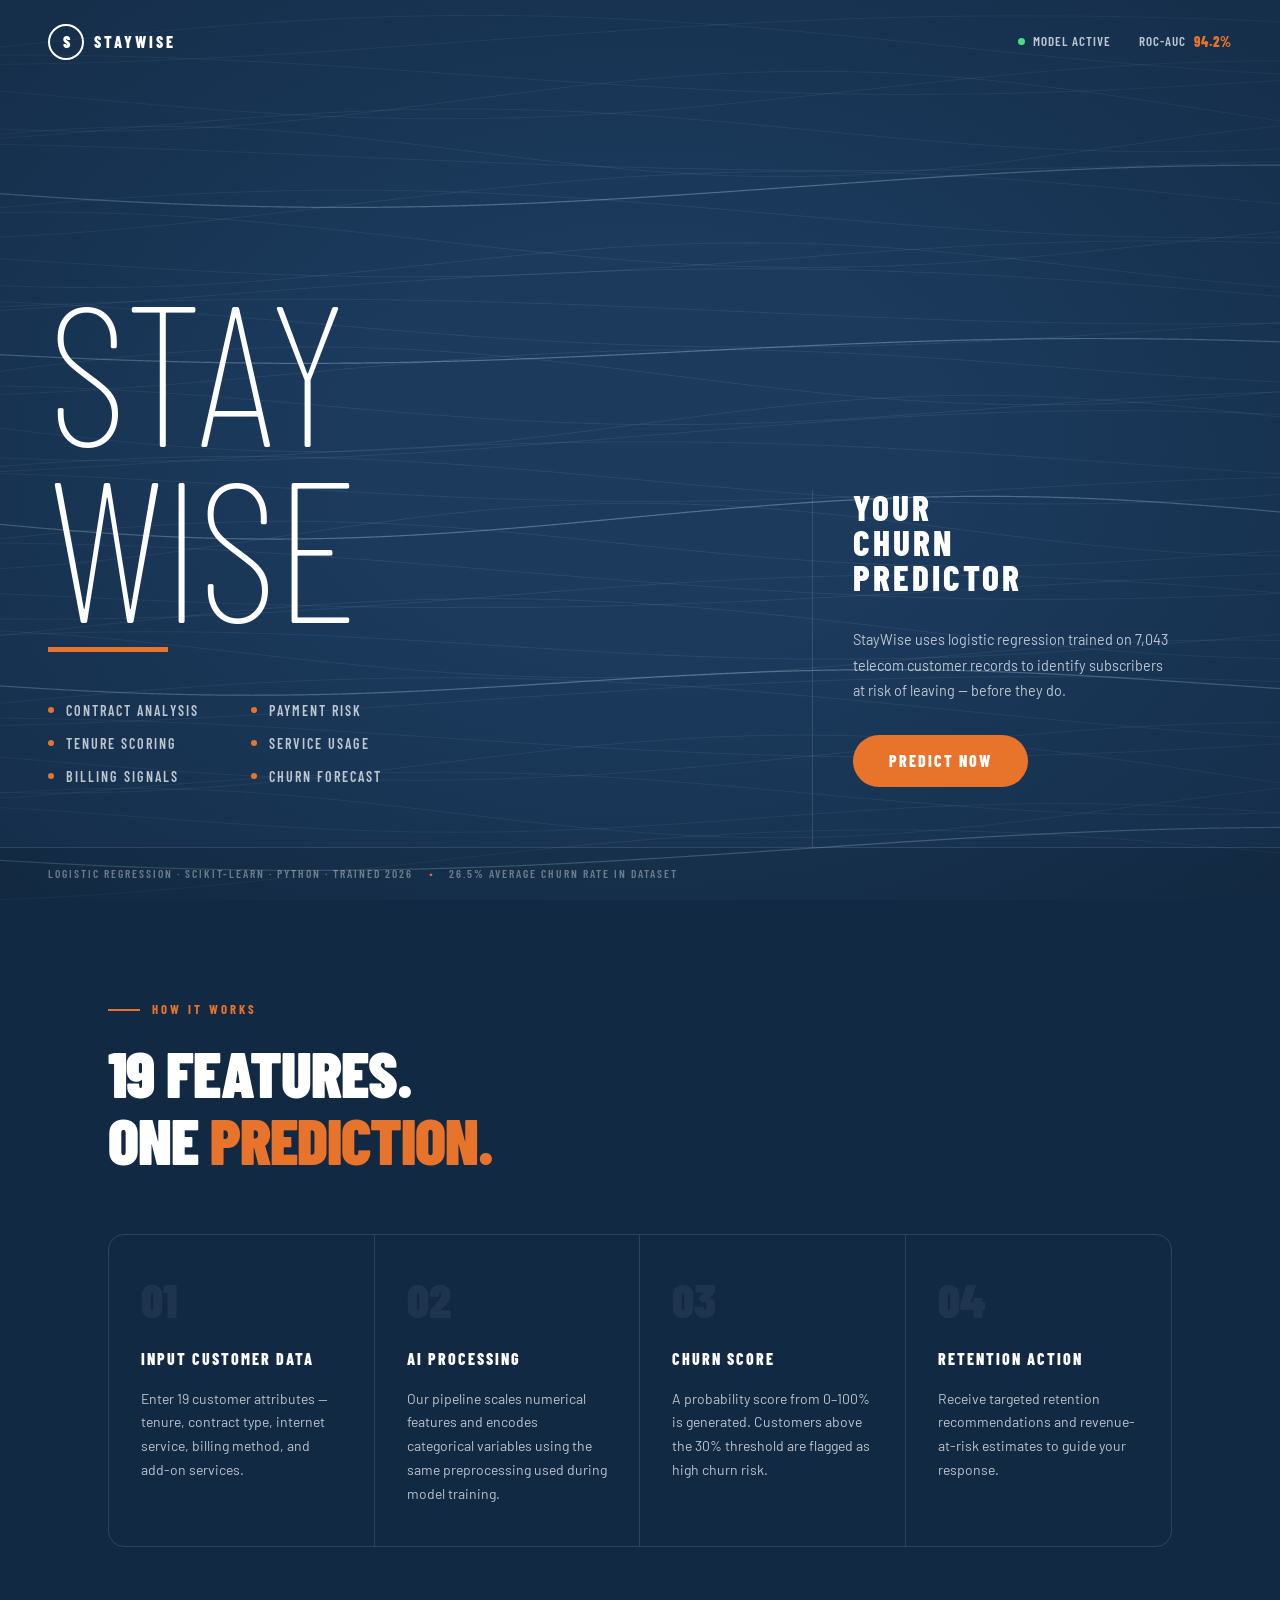
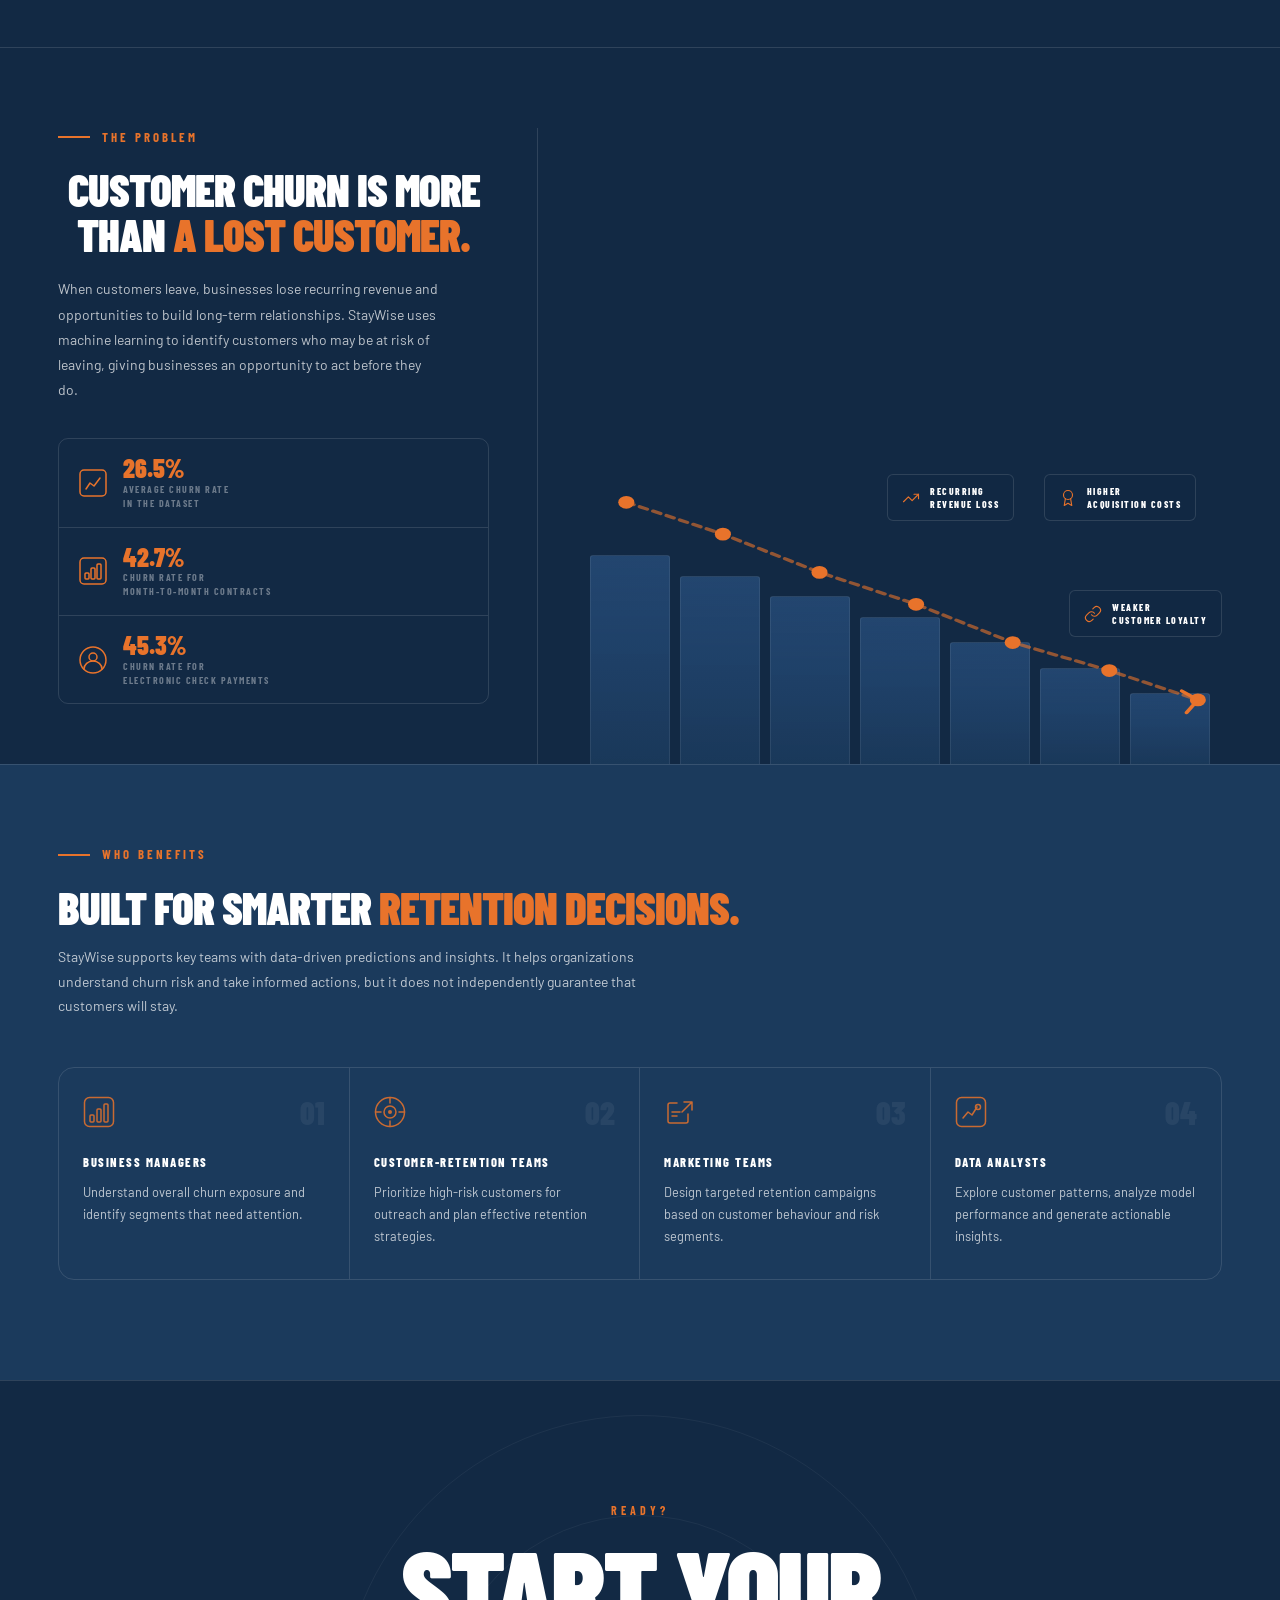
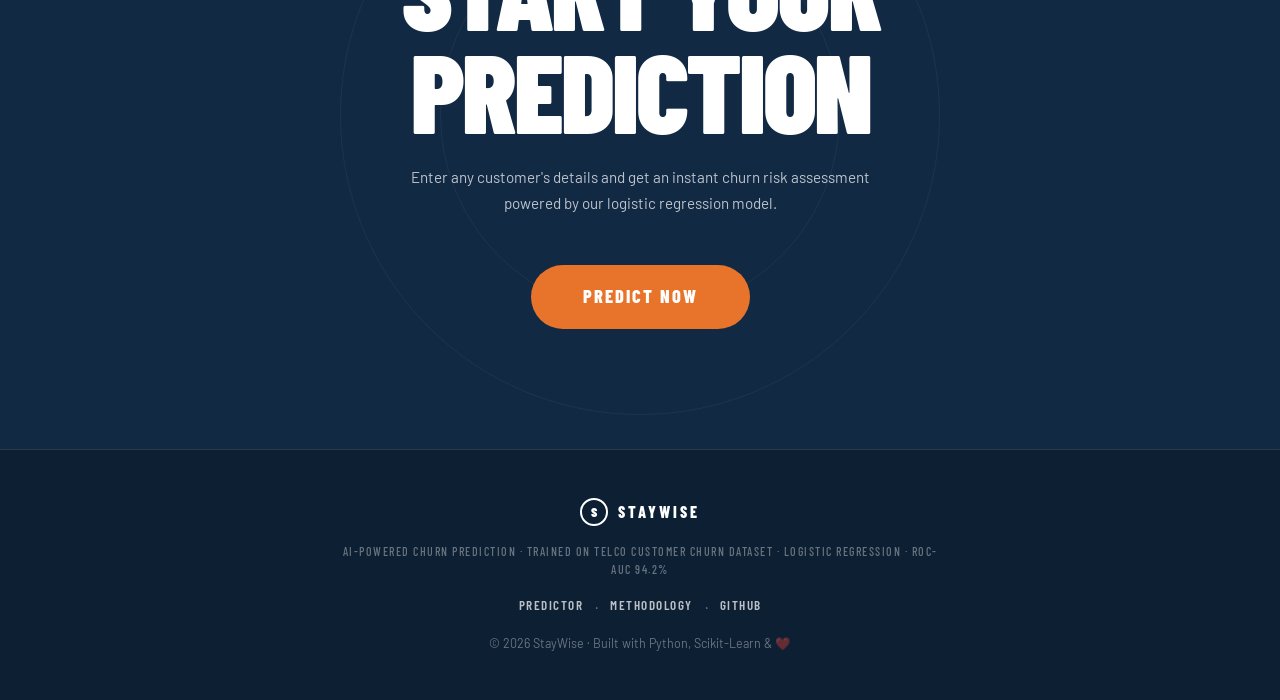
<file: frontend/index.html>
<!DOCTYPE html>
<html lang="en">
<head>
  <meta charset="UTF-8" />
  <meta name="viewport" content="width=device-width, initial-scale=1.0" />
  <meta name="description" content="StayWise — AI-powered customer churn prediction for telecom businesses. Know who's leaving before they go." />
  <title>StayWise — Churn Prediction</title>
  <link rel="preconnect" href="https://fonts.googleapis.com" />
  <link rel="preconnect" href="https://fonts.gstatic.com" crossorigin />
  <link href="https://fonts.googleapis.com/css2?family=Barlow+Condensed:wght@400;600;700;800;900&family=Barlow:wght@300;400;500;600&display=swap" rel="stylesheet" />
  <link rel="stylesheet" href="styles.css" />
</head>
<body>

  <!-- ========== HERO SECTION ========== -->
  <section class="hero">

    <!-- Grain contour canvas background -->
    <canvas class="hero-grain-canvas" id="hero-grain" aria-hidden="true"></canvas>

    <!-- Vignette overlay -->
    <div class="hero-vignette" id="hero-vignette" aria-hidden="true"></div>

    <!-- Top bar — brand only, no nav -->
    <div class="top-bar">
      <div class="brand-mark">
        <div class="brand-circle">
          <span>S</span>
        </div>
        <span class="brand-label">STAYWISE</span>
      </div>
      <div class="top-bar-right">
        <div class="model-stat">
          <span class="stat-dot"></span>
          <span>Model Active</span>
        </div>
        <div class="model-stat">
          <span>ROC-AUC</span>
          <span class="stat-highlight">94.2%</span>
        </div>
      </div>
    </div>

    <!-- Hero content -->
    <div class="hero-body">

      <!-- Left: Giant title -->
      <div class="hero-left">
        <div class="hero-title-wrap">
          <h1 class="hero-title" id="hero-title-pressure">
            <span class="title-line" id="tp-line-1" data-text="STAY"></span>
            <span class="title-line" id="tp-line-2" data-text="WISE"></span>
          </h1>
          <div class="title-underline"></div>
        </div>

        <!-- Feature bullets -->
        <div class="hero-features">
          <div class="feature-col">
            <div class="feature-item">
              <span class="bullet"></span>
              <span>CONTRACT ANALYSIS</span>
            </div>
            <div class="feature-item">
              <span class="bullet"></span>
              <span>TENURE SCORING</span>
            </div>
            <div class="feature-item">
              <span class="bullet"></span>
              <span>BILLING SIGNALS</span>
            </div>
          </div>
          <div class="feature-col">
            <div class="feature-item">
              <span class="bullet"></span>
              <span>PAYMENT RISK</span>
            </div>
            <div class="feature-item">
              <span class="bullet"></span>
              <span>SERVICE USAGE</span>
            </div>
            <div class="feature-item">
              <span class="bullet"></span>
              <span>CHURN FORECAST</span>
            </div>
          </div>
        </div>
      </div>

      <!-- Right: Tagline + description + CTA -->
      <div class="hero-right">
        <div class="hero-tagline">
          <p>YOUR</p>
          <p>CHURN</p>
          <p>PREDICTOR</p>
        </div>

        <p class="hero-desc">
          StayWise uses logistic regression trained on 7,043 telecom customer records to identify subscribers at risk of leaving — before they do.
        </p>

        <a href="predict.html" class="cta-btn" id="hero-predict-btn">
          PREDICT NOW
        </a>
      </div>
    </div>

    <!-- Bottom bar -->
    <div class="hero-bottom-bar">
      <span class="bottom-bar-text">LOGISTIC REGRESSION · SCIKIT-LEARN · PYTHON · TRAINED 2026</span>
      <span class="bottom-bar-separator">·</span>
      <span class="bottom-bar-text">26.5% AVERAGE CHURN RATE IN DATASET</span>
    </div>

  </section>

  <!-- ========== WHAT IT DOES SECTION ========== -->
  <section class="what-section">
    <div class="what-inner">

      <div class="what-header">
        <div class="section-tag-line">
          <div class="tag-dash"></div>
          <span>HOW IT WORKS</span>
        </div>
        <h2 class="what-title">
          19 Features.<br />One <em class="accent-text">Prediction.</em>
        </h2>
      </div>

      <div class="what-grid">
        <div class="what-card" id="card-input">
          <div class="card-number">01</div>
          <h3>INPUT CUSTOMER DATA</h3>
          <p>Enter 19 customer attributes — tenure, contract type, internet service, billing method, and add-on services.</p>
        </div>
        <div class="what-card" id="card-process">
          <div class="card-number">02</div>
          <h3>AI PROCESSING</h3>
          <p>Our pipeline scales numerical features and encodes categorical variables using the same preprocessing used during model training.</p>
        </div>
        <div class="what-card" id="card-score">
          <div class="card-number">03</div>
          <h3>CHURN SCORE</h3>
          <p>A probability score from 0–100% is generated. Customers above the 30% threshold are flagged as high churn risk.</p>
        </div>
        <div class="what-card" id="card-action">
          <div class="card-number">04</div>
          <h3>RETENTION ACTION</h3>
          <p>Receive targeted retention recommendations and revenue-at-risk estimates to guide your response.</p>
        </div>
      </div>

    </div>
  </section>

  <!-- ========== THE PROBLEM SECTION ========== -->
  <section class="problem-section">
    <div class="problem-inner">

      <!-- Left col: text + stats -->
      <div class="problem-left">
        <div class="section-tag-line">
          <div class="tag-dash"></div>
          <span>THE PROBLEM</span>
        </div>
        <h2 align= 'center' class="problem-title">
          CUSTOMER CHURN IS MORE<br />THAN <em class="accent-text">A LOST CUSTOMER.</em>
        </h2>
        <p class="problem-desc">
          When customers leave, businesses lose recurring revenue and opportunities to build long-term relationships. StayWise uses machine learning to identify customers who may be at risk of leaving, giving businesses an opportunity to act before they do.
        </p>
        <div class="problem-stats">
          <div class="prob-stat">
            <div class="prob-stat-icon" aria-hidden="true">
              <svg width="28" height="28" viewBox="0 0 28 28" fill="none" xmlns="http://www.w3.org/2000/svg">
                <rect x="1" y="1" width="26" height="26" rx="4" stroke="currentColor" stroke-width="1.5"/>
                <path d="M7 20L11 14L15 17L21 9" stroke="currentColor" stroke-width="1.5" stroke-linecap="round" stroke-linejoin="round"/>
              </svg>
            </div>
            <div>
              <div class="prob-stat-num">26.5%</div>
              <div class="prob-stat-label">AVERAGE CHURN RATE<br />IN THE DATASET</div>
            </div>
          </div>
          <div class="prob-stat">
            <div class="prob-stat-icon" aria-hidden="true">
              <svg width="28" height="28" viewBox="0 0 28 28" fill="none" xmlns="http://www.w3.org/2000/svg">
                <rect x="1" y="1" width="26" height="26" rx="4" stroke="currentColor" stroke-width="1.5"/>
                <rect x="6" y="16" width="4" height="6" rx="1" stroke="currentColor" stroke-width="1.5"/>
                <rect x="12" y="11" width="4" height="11" rx="1" stroke="currentColor" stroke-width="1.5"/>
                <rect x="18" y="7" width="4" height="15" rx="1" stroke="currentColor" stroke-width="1.5"/>
              </svg>
            </div>
            <div>
              <div class="prob-stat-num">42.7%</div>
              <div class="prob-stat-label">CHURN RATE FOR<br />MONTH-TO-MONTH CONTRACTS</div>
            </div>
          </div>
          <div class="prob-stat">
            <div class="prob-stat-icon" aria-hidden="true">
              <svg width="28" height="28" viewBox="0 0 28 28" fill="none" xmlns="http://www.w3.org/2000/svg">
                <circle cx="14" cy="14" r="13" stroke="currentColor" stroke-width="1.5"/>
                <circle cx="14" cy="11" r="4" stroke="currentColor" stroke-width="1.5"/>
                <path d="M5 23c0-4.418 4.03-8 9-8s9 3.582 9 8" stroke="currentColor" stroke-width="1.5" stroke-linecap="round"/>
              </svg>
            </div>
            <div>
              <div class="prob-stat-num">45.3%</div>
              <div class="prob-stat-label">CHURN RATE FOR<br />ELECTRONIC CHECK PAYMENTS</div>
            </div>
          </div>
        </div>
      </div>

      <!-- Right col: bar chart visualisation -->
      <div class="problem-right" aria-hidden="true">
        <div class="prob-chart">
          <!-- Floating consequence labels -->
          <div class="prob-label prob-label-1">
            <svg width="18" height="18" viewBox="0 0 24 24" fill="none" stroke="currentColor" stroke-width="1.5" stroke-linecap="round" stroke-linejoin="round"><polyline points="22 7 13.5 15.5 8.5 10.5 2 17"/><polyline points="16 7 22 7 22 13"/></svg>
            <div>
              <span class="prob-label-title">RECURRING</span>
              <span class="prob-label-title">REVENUE LOSS</span>
            </div>
          </div>
          <div class="prob-label prob-label-2">
            <svg width="18" height="18" viewBox="0 0 24 24" fill="none" stroke="currentColor" stroke-width="1.5" stroke-linecap="round" stroke-linejoin="round"><circle cx="12" cy="8" r="6"/><path d="M15.477 12.89L17 22l-5-3-5 3 1.523-9.11"/></svg>
            <div>
              <span class="prob-label-title">HIGHER</span>
              <span class="prob-label-title">ACQUISITION COSTS</span>
            </div>
          </div>
          <div class="prob-label prob-label-3">
            <svg width="18" height="18" viewBox="0 0 24 24" fill="none" stroke="currentColor" stroke-width="1.5" stroke-linecap="round" stroke-linejoin="round"><path d="M10 13a5 5 0 0 0 7.54.54l3-3a5 5 0 0 0-7.07-7.07l-1.72 1.71"/><path d="M14 11a5 5 0 0 0-7.54-.54l-3 3a5 5 0 0 0 7.07 7.07l1.71-1.71"/></svg>
            <div>
              <span class="prob-label-title">WEAKER</span>
              <span class="prob-label-title">CUSTOMER LOYALTY</span>
            </div>
          </div>

          <!-- Bars -->
          <div class="prob-bars">
            <div class="prob-bar-wrap"><div class="prob-bar" style="--bh:82%"></div></div>
            <div class="prob-bar-wrap"><div class="prob-bar" style="--bh:74%"></div></div>
            <div class="prob-bar-wrap"><div class="prob-bar" style="--bh:66%"></div></div>
            <div class="prob-bar-wrap"><div class="prob-bar" style="--bh:58%"></div></div>
            <div class="prob-bar-wrap"><div class="prob-bar" style="--bh:48%"></div></div>
            <div class="prob-bar-wrap"><div class="prob-bar" style="--bh:38%"></div></div>
            <div class="prob-bar-wrap"><div class="prob-bar" style="--bh:28%"></div></div>
          </div>

          <!-- Orange declining dots path -->
          <svg class="prob-dots-svg" viewBox="0 0 400 200" preserveAspectRatio="none" xmlns="http://www.w3.org/2000/svg">
            <polyline points="30,30 90,55 150,85 210,110 270,140 330,162 385,185"
              fill="none" stroke="#e8732b" stroke-width="2.5" stroke-linecap="round" stroke-linejoin="round"
              stroke-dasharray="5 4" opacity="0.6"/>
            <circle cx="30"  cy="30"  r="5" fill="#e8732b"/>
            <circle cx="90"  cy="55"  r="5" fill="#e8732b"/>
            <circle cx="150" cy="85"  r="5" fill="#e8732b"/>
            <circle cx="210" cy="110" r="5" fill="#e8732b"/>
            <circle cx="270" cy="140" r="5" fill="#e8732b"/>
            <circle cx="330" cy="162" r="5" fill="#e8732b"/>
            <circle cx="385" cy="185" r="5" fill="#e8732b"/>
            <!-- Arrow at end -->
            <polyline points="375,178 385,185 378,195"
              fill="none" stroke="#e8732b" stroke-width="2.5" stroke-linecap="round" stroke-linejoin="round"/>
          </svg>
        </div>
      </div>

    </div>
  </section>

  <!-- ========== WHO BENEFITS SECTION ========== -->
  <section class="benefits-section">
    <div class="benefits-inner">

      <div class="benefits-header">
        <div class="section-tag-line">
          <div class="tag-dash"></div>
          <span>WHO BENEFITS</span>
        </div>
        <h2 class="benefits-title">BUILT FOR SMARTER <em class="accent-text">RETENTION DECISIONS.</em></h2>
        <p class="benefits-subtitle">
          StayWise supports key teams with data-driven predictions and insights. It helps organizations understand churn risk and take informed actions, but it does not independently guarantee that customers will stay.
        </p>
      </div>

      <div class="benefits-grid">

        <div class="benefit-card" id="card-managers">
          <div class="benefit-card-top">
            <div class="benefit-icon-wrap" aria-hidden="true">
              <svg width="32" height="32" viewBox="0 0 32 32" fill="none" xmlns="http://www.w3.org/2000/svg">
                <rect x="1.5" y="1.5" width="29" height="29" rx="5" stroke="currentColor" stroke-width="1.5"/>
                <rect x="7" y="19" width="4" height="7" rx="1" stroke="currentColor" stroke-width="1.5"/>
                <rect x="14" y="13" width="4" height="13" rx="1" stroke="currentColor" stroke-width="1.5"/>
                <rect x="21" y="8"  width="4" height="18" rx="1" stroke="currentColor" stroke-width="1.5"/>
              </svg>
            </div>
            <span class="benefit-num">01</span>
          </div>
          <h3>BUSINESS MANAGERS</h3>
          <p>Understand overall churn exposure and identify segments that need attention.</p>
        </div>

        <div class="benefit-card" id="card-retention">
          <div class="benefit-card-top">
            <div class="benefit-icon-wrap" aria-hidden="true">
              <svg width="32" height="32" viewBox="0 0 32 32" fill="none" xmlns="http://www.w3.org/2000/svg">
                <circle cx="16" cy="16" r="14.5" stroke="currentColor" stroke-width="1.5"/>
                <circle cx="16" cy="16" r="6"    stroke="currentColor" stroke-width="1.5"/>
                <circle cx="16" cy="16" r="2"    fill="currentColor"/>
                <line x1="16" y1="1.5" x2="16" y2="7"  stroke="currentColor" stroke-width="1.5" stroke-linecap="round"/>
                <line x1="16" y1="25"  x2="16" y2="30.5" stroke="currentColor" stroke-width="1.5" stroke-linecap="round"/>
                <line x1="1.5" y1="16" x2="7"   y2="16" stroke="currentColor" stroke-width="1.5" stroke-linecap="round"/>
                <line x1="25"  y1="16" x2="30.5" y2="16" stroke="currentColor" stroke-width="1.5" stroke-linecap="round"/>
              </svg>
            </div>
            <span class="benefit-num">02</span>
          </div>
          <h3>CUSTOMER-RETENTION TEAMS</h3>
          <p>Prioritize high-risk customers for outreach and plan effective retention strategies.</p>
        </div>

        <div class="benefit-card" id="card-marketing">
          <div class="benefit-card-top">
            <div class="benefit-icon-wrap" aria-hidden="true">
              <svg width="32" height="32" viewBox="0 0 32 32" fill="none" xmlns="http://www.w3.org/2000/svg">
                <path d="M28 6L18 16M28 6H20M28 6V14" stroke="currentColor" stroke-width="1.5" stroke-linecap="round" stroke-linejoin="round"/>
                <path d="M13 7H6a2 2 0 0 0-2 2v16a2 2 0 0 0 2 2h16a2 2 0 0 0 2-2v-7" stroke="currentColor" stroke-width="1.5" stroke-linecap="round"/>
                <line x1="8"  y1="16" x2="16" y2="16" stroke="currentColor" stroke-width="1.5" stroke-linecap="round"/>
                <line x1="8"  y1="20" x2="13" y2="20" stroke="currentColor" stroke-width="1.5" stroke-linecap="round"/>
              </svg>
            </div>
            <span class="benefit-num">03</span>
          </div>
          <h3>MARKETING TEAMS</h3>
          <p>Design targeted retention campaigns based on customer behaviour and risk segments.</p>
        </div>

        <div class="benefit-card" id="card-analysts">
          <div class="benefit-card-top">
            <div class="benefit-icon-wrap" aria-hidden="true">
              <svg width="32" height="32" viewBox="0 0 32 32" fill="none" xmlns="http://www.w3.org/2000/svg">
                <rect x="1.5" y="1.5" width="29" height="29" rx="5" stroke="currentColor" stroke-width="1.5"/>
                <path d="M8 22l5-6 4 3 5-8" stroke="currentColor" stroke-width="1.5" stroke-linecap="round" stroke-linejoin="round"/>
                <circle cx="23" cy="11" r="2.5" stroke="currentColor" stroke-width="1.5"/>
              </svg>
            </div>
            <span class="benefit-num">04</span>
          </div>
          <h3>DATA ANALYSTS</h3>
          <p>Explore customer patterns, analyze model performance and generate actionable insights.</p>
        </div>

      </div>
    </div>
  </section>

  <!-- ========== CTA SECTION ========== -->
  <section class="final-cta">
    <div class="cta-rings" aria-hidden="true">
      <div class="cta-ring cta-ring-1"></div>
      <div class="cta-ring cta-ring-2"></div>
    </div>
    <div class="cta-inner">
      <div class="cta-label">READY?</div>
      <h2 class="cta-title">START YOUR<br />PREDICTION</h2>
      <p class="cta-sub">Enter any customer's details and get an instant churn risk assessment powered by our logistic regression model.</p>
      <a href="predict.html" class="cta-btn cta-btn-large" id="final-cta-btn">PREDICT NOW</a>
    </div>
  </section>

  <!-- ========== FOOTER ========== -->
  <footer class="site-footer">
    <div class="footer-inner">
      <div class="footer-brand">
        <div class="brand-circle brand-circle-sm"><span>S</span></div>
        <span class="footer-brand-name">STAYWISE</span>
      </div>
      <p class="footer-desc">
        AI-powered churn prediction · Trained on Telco Customer Churn Dataset · Logistic Regression · ROC-AUC 94.2%
      </p>
      <div class="footer-links-row">
        <a href="predict.html" class="footer-link" id="footer-predict">Predictor</a>
        <span class="footer-sep">·</span>
        <a href="#" class="footer-link" id="footer-methodology">Methodology</a>
        <span class="footer-sep">·</span>
        <a href="https://github.com" class="footer-link" id="footer-github" target="_blank" rel="noopener">GitHub</a>
      </div>
      <p class="footer-copy">© 2026 StayWise · Built with Python, Scikit-Learn &amp; ❤️</p>
    </div>
  </footer>

  <script src="main.js"></script>
  <script src="text-pressure.js"></script>
  <script src="hero-grain.js"></script>
</body>
</html>
</file>
<file: frontend/styles.css>
/* ============================================
   STAYWISE — GLOBAL STYLES
   Reference: Deep Navy · White · Orange
   Font: Barlow Condensed (display) + Barlow (body)
   ============================================ */

/* ---- CSS Variables ---- */
:root {
  --navy:        #1b3a5c;
  --navy-deep:   #122944;
  --navy-darker: #0d1f33;
  --navy-light:  #224670;
  --navy-mid:    #1a3355;

  --white:       #ffffff;
  --white-dim:   rgba(255, 255, 255, 0.72);
  --white-muted: rgba(255, 255, 255, 0.38);
  --white-faint: rgba(255, 255, 255, 0.08);
  --white-line:  rgba(255, 255, 255, 0.12);

  --orange:      #e8732b;
  --orange-dark: #c55e1f;
  --orange-glow: rgba(232, 115, 43, 0.18);

  --font-display: 'Barlow Condensed', sans-serif;
  --font-body:    'Barlow', sans-serif;

  --radius-sm:  6px;
  --radius-md:  10px;
  --radius-lg:  16px;
  --transition: 0.22s cubic-bezier(0.4, 0, 0.2, 1);
}

/* ---- Reset ---- */
*, *::before, *::after { box-sizing: border-box; margin: 0; padding: 0; }
html { scroll-behavior: smooth; }

body {
  font-family: var(--font-body);
  background: var(--navy);
  color: var(--white);
  line-height: 1.5;
  overflow-x: hidden;
}

a { text-decoration: none; color: inherit; }
ul { list-style: none; }

::selection { background: var(--orange); color: var(--white); }

::-webkit-scrollbar { width: 5px; }
::-webkit-scrollbar-track { background: var(--navy-darker); }
::-webkit-scrollbar-thumb { background: var(--orange); border-radius: 3px; }

/* ============================================
   SHARED UTILITIES
   ============================================ */
.accent-text {
  color: var(--orange);
  font-style: normal;
}

.section-tag-line {
  display: flex;
  align-items: center;
  gap: 12px;
  font-family: var(--font-display);
  font-size: 0.8rem;
  font-weight: 700;
  letter-spacing: 3px;
  color: var(--orange);
  text-transform: uppercase;
  margin-bottom: 20px;
}

.tag-dash {
  width: 32px;
  height: 2px;
  background: var(--orange);
  flex-shrink: 0;
}

.cta-btn {
  display: inline-flex;
  align-items: center;
  justify-content: center;
  background: var(--orange);
  color: var(--white);
  font-family: var(--font-display);
  font-size: 1rem;
  font-weight: 800;
  letter-spacing: 2px;
  text-transform: uppercase;
  padding: 14px 36px;
  border-radius: 50px;
  border: none;
  cursor: pointer;
  transition: var(--transition);
  white-space: nowrap;
}

.cta-btn:hover {
  background: var(--orange-dark);
  transform: translateY(-2px);
  box-shadow: 0 12px 32px rgba(232, 115, 43, 0.4);
}

.cta-btn-large {
  font-size: 1.15rem;
  padding: 18px 52px;
  border-radius: 50px;
}

/* ============================================
   HERO SECTION
   ============================================ */
.hero {
  position: relative;
  min-height: 100vh;
  background: var(--navy);
  display: flex;
  flex-direction: column;
  overflow: hidden;
}

/* Grain canvas + vignette replace the old waves-bg */
.hero-grain-canvas {
  position: absolute;
  inset: 0;
  width: 100%;
  height: 100%;
  pointer-events: none;
  z-index: 0;
  display: block;
}

.hero-vignette {
  position: absolute;
  inset: 0;
  pointer-events: none;
  z-index: 1;
  background: radial-gradient(
    ellipse 80% 80% at 50% 50%,
    transparent 30%,
    rgba(13, 31, 51, 0.55) 100%
  );
  transition: opacity 0.1s linear;
}

/* Variable-font title pressure effect */
.hero-title .tp-char {
  display: inline-block;
  font-family: 'Barlow Condensed', sans-serif;
  font-weight: 900;
  font-style: normal;
  transition: font-variation-settings 0.08s ease-out,
              color 0.08s ease-out;
  will-change: font-variation-settings;
}

/* hero::after vignette removed — replaced by .hero-vignette element in HTML */

/* Top bar — brand + stats, no nav */
.top-bar {
  position: relative;
  z-index: 10;
  display: flex;
  align-items: center;
  justify-content: space-between;
  padding: 24px 48px;
}

.brand-mark {
  display: flex;
  align-items: center;
  gap: 10px;
}

.brand-circle {
  width: 36px;
  height: 36px;
  border-radius: 50%;
  border: 2px solid var(--white);
  display: flex;
  align-items: center;
  justify-content: center;
  font-family: var(--font-display);
  font-size: 1rem;
  font-weight: 900;
  color: var(--white);
  transition: var(--transition);
}

.brand-circle:hover { background: var(--orange); border-color: var(--orange); }

.brand-circle-sm {
  width: 28px;
  height: 28px;
  font-size: 0.85rem;
}

.brand-label {
  font-family: var(--font-display);
  font-size: 1rem;
  font-weight: 800;
  letter-spacing: 3px;
  color: var(--white);
}

.top-bar-right {
  display: flex;
  align-items: center;
  gap: 28px;
}

.model-stat {
  display: flex;
  align-items: center;
  gap: 8px;
  font-family: var(--font-display);
  font-size: 0.82rem;
  font-weight: 600;
  letter-spacing: 1px;
  color: var(--white-dim);
  text-transform: uppercase;
}

.stat-dot {
  width: 7px;
  height: 7px;
  background: #4ade80;
  border-radius: 50%;
  animation: blink 1.8s ease-in-out infinite;
}

@keyframes blink {
  0%, 100% { opacity: 1; }
  50% { opacity: 0.3; }
}

.stat-highlight {
  color: var(--orange);
  font-weight: 800;
  font-size: 0.9rem;
}

/* Hero body */
.hero-body {
  flex: 1;
  position: relative;
  z-index: 5;
  display: grid;
  grid-template-columns: 1fr 420px;
  gap: 0;
  align-items: flex-end;
  padding: 0 48px 0 48px;
  padding-top: 20px;
}
/* Left: Giant title */
.hero-left {
  display: flex;
  flex-direction: column;
  justify-content: flex-end;
  padding-bottom: 60px;
}

.hero-title-wrap { margin-bottom: 48px; }

.hero-title {
  display: flex;
  flex-direction: column;
  line-height: 0.88;
  margin-bottom: 16px;
}

.title-line {
  font-family: var(--font-display);
  font-size: clamp(100px, 18vw, 200px);
  font-weight: 900;
  letter-spacing: -4px;
  /* colour is set per-char by text-pressure.js; start white */
  color: var(--white);
  text-transform: uppercase;
  display: block;
  line-height: 0.88;
}

/* Each pressure character — base styles; dynamics set by JS */
.title-line .tp-char {
  display: inline-block;
  font-family: 'Barlow Condensed', sans-serif;
  font-weight: 100;
  color: var(--white);
  transform-origin: center bottom;
  transition: font-variation-settings 0.06s cubic-bezier(0.16,1,0.3,1),
              transform             0.06s cubic-bezier(0.16,1,0.3,1),
              color                 0.06s cubic-bezier(0.16,1,0.3,1);
  will-change: font-variation-settings, transform, color;
}

.title-underline {
  width: 120px;
  height: 5px;
  background: var(--orange);
  margin-top: 12px;
}

/* Feature bullets */
.hero-features {
  display: flex;
  gap: 52px;
}

.feature-col {
  display: flex;
  flex-direction: column;
  gap: 12px;
}

.feature-item {
  display: flex;
  align-items: center;
  gap: 12px;
  font-family: var(--font-display);
  font-size: 0.88rem;
  font-weight: 600;
  letter-spacing: 2px;
  color: var(--white-dim);
  text-transform: uppercase;
  transition: var(--transition);
}

.feature-item:hover { color: var(--white); }

.bullet {
  width: 6px;
  height: 6px;
  background: var(--orange);
  border-radius: 50%;
  flex-shrink: 0;
}

/* Right side */
.hero-right {
  display: flex;
  flex-direction: column;
  align-items: flex-start;
  justify-content: flex-end;
  padding-bottom: 60px;
  padding-left: 40px;
  border-left: 1px solid var(--white-line);
  gap: 32px;
}

.hero-tagline {
  font-family: var(--font-display);
  font-size: 2.2rem;
  font-weight: 800;
  line-height: 1.0;
  letter-spacing: 3px;
  color: var(--white);
  text-transform: uppercase;
}

.hero-desc {
  font-size: 0.9rem;
  line-height: 1.75;
  color: var(--white-dim);
  max-width: 320px;
}

.hero-right-stats {
  display: flex;
  align-items: center;
  gap: 20px;
}

.right-stat {
  display: flex;
  flex-direction: column;
  gap: 2px;
}

.right-stat-num {
  font-family: var(--font-display);
  font-size: 1.8rem;
  font-weight: 900;
  color: var(--orange);
  line-height: 1;
}

.right-stat-label {
  font-family: var(--font-display);
  font-size: 0.65rem;
  font-weight: 700;
  letter-spacing: 2px;
  color: var(--white-muted);
  text-transform: uppercase;
}

.right-stat-divider {
  width: 1px;
  height: 40px;
  background: var(--white-line);
}

/* Hero bottom bar */
.hero-bottom-bar {
  position: relative;
  z-index: 5;
  display: flex;
  align-items: center;
  gap: 16px;
  padding: 14px 48px;
  border-top: 1px solid var(--white-line);
  background: rgba(0, 0, 0, 0.1);
}

.bottom-bar-text {
  font-family: var(--font-display);
  font-size: 0.72rem;
  font-weight: 600;
  letter-spacing: 2px;
  color: var(--white-muted);
  text-transform: uppercase;
}

.bottom-bar-separator {
  color: var(--orange);
  font-weight: 800;
}

/* ============================================
   WHAT IT DOES SECTION
   ============================================ */
.what-section {
  background: var(--navy-deep);
  padding: 100px 0;
}

.what-inner {
  max-width: 1160px;
  margin: 0 auto;
  padding: 0 48px;
}

.what-header { margin-bottom: 60px; }

.what-title {
  font-family: var(--font-display);
  font-size: clamp(2.8rem, 5vw, 4rem);
  font-weight: 900;
  line-height: 1.05;
  letter-spacing: -1px;
  color: var(--white);
  text-transform: uppercase;
}

.what-grid {
  display: grid;
  grid-template-columns: repeat(4, 1fr);
  gap: 0;
  border: 1px solid var(--white-line);
  border-radius: var(--radius-lg);
  overflow: hidden;
}

.what-card {
  padding: 40px 32px;
  border-right: 1px solid var(--white-line);
  transition: var(--transition);
  position: relative;
  overflow: hidden;
}

.what-card:last-child { border-right: none; }

.what-card::before {
  content: '';
  position: absolute;
  top: 0; left: 0; right: 0;
  height: 3px;
  background: var(--orange);
  transform: scaleX(0);
  transform-origin: left;
  transition: transform 0.3s ease;
}

.what-card:hover::before { transform: scaleX(1); }

.what-card:hover {
  background: rgba(255, 255, 255, 0.03);
}

.card-number {
  font-family: var(--font-display);
  font-size: 3rem;
  font-weight: 900;
  color: rgba(255, 255, 255, 0.06);
  line-height: 1;
  margin-bottom: 24px;
  transition: var(--transition);
}

.what-card:hover .card-number { color: rgba(232, 115, 43, 0.15); }

.what-card h3 {
  font-family: var(--font-display);
  font-size: 1rem;
  font-weight: 800;
  letter-spacing: 2px;
  color: var(--white);
  text-transform: uppercase;
  margin-bottom: 16px;
}

.what-card p {
  font-size: 0.875rem;
  color: var(--white-dim);
  line-height: 1.7;
}

/* ============================================
   MODEL PERFORMANCE SECTION
   ============================================ */
.model-section {
  background: var(--navy);
  padding: 100px 0;
  border-top: 1px solid var(--white-line);
}

.model-inner {
  max-width: 1160px;
  margin: 0 auto;
  padding: 0 48px;
}

.model-header { margin-bottom: 60px; }

.model-title {
  font-family: var(--font-display);
  font-size: clamp(2.8rem, 5vw, 4rem);
  font-weight: 900;
  line-height: 1.05;
  letter-spacing: -1px;
  color: var(--white);
  text-transform: uppercase;
}

/* Big metrics */
.model-metrics-grid {
  display: grid;
  grid-template-columns: repeat(4, 1fr);
  gap: 0;
  margin-bottom: 60px;
  border: 1px solid var(--white-line);
  border-radius: var(--radius-lg);
  overflow: hidden;
}

.big-metric {
  padding: 40px 32px;
  border-right: 1px solid var(--white-line);
  transition: var(--transition);
}

.big-metric:last-child { border-right: none; }
.big-metric:hover { background: rgba(255, 255, 255, 0.03); }

.big-metric-num {
  font-family: var(--font-display);
  font-size: 3.8rem;
  font-weight: 900;
  color: var(--white);
  line-height: 1;
  margin-bottom: 8px;
}

.big-metric-unit {
  font-size: 2rem;
}

.big-metric-label {
  font-family: var(--font-display);
  font-size: 0.72rem;
  font-weight: 700;
  letter-spacing: 2.5px;
  color: var(--orange);
  text-transform: uppercase;
  margin-bottom: 10px;
}

.big-metric-desc {
  font-size: 0.82rem;
  color: var(--white-muted);
  line-height: 1.6;
}

/* Algorithm comparison */
.algo-comparison {
  border: 1px solid var(--white-line);
  border-radius: var(--radius-lg);
  padding: 36px 40px;
}

.algo-title {
  font-family: var(--font-display);
  font-size: 0.75rem;
  font-weight: 700;
  letter-spacing: 3px;
  color: var(--white-muted);
  text-transform: uppercase;
  margin-bottom: 28px;
}

.algo-row {
  display: flex;
  align-items: center;
  gap: 16px;
  margin-bottom: 18px;
}

.algo-row:last-child { margin-bottom: 0; }

.algo-name {
  font-family: var(--font-display);
  font-size: 0.88rem;
  font-weight: 600;
  letter-spacing: 1px;
  color: var(--white-dim);
  min-width: 200px;
  text-transform: uppercase;
  display: flex;
  align-items: center;
  gap: 8px;
}

.selected-badge {
  font-size: 0.65rem;
  color: var(--orange);
  font-style: normal;
  font-weight: 800;
  letter-spacing: 0.5px;
}

.algo-bar-wrap {
  flex: 1;
  height: 5px;
  background: rgba(255, 255, 255, 0.07);
  border-radius: 3px;
  overflow: hidden;
}

.algo-bar {
  height: 100%;
  width: var(--w);
  background: var(--orange);
  border-radius: 3px;
  transform-origin: left;
  animation: barIn 1.2s ease-out forwards;
}

.algo-bar-dim { background: rgba(255, 255, 255, 0.25); }
.algo-bar-dimmer { background: rgba(255, 255, 255, 0.12); }

@keyframes barIn {
  from { transform: scaleX(0); }
  to   { transform: scaleX(1); }
}

.algo-score {
  font-family: var(--font-display);
  font-size: 0.9rem;
  font-weight: 800;
  color: var(--white);
  min-width: 44px;
  text-align: right;
}

/* ============================================
   THE PROBLEM SECTION
   ============================================ */
.problem-section {
  background: var(--navy-deep);
  padding: 80px 0 0;
  border-top: 1px solid var(--white-line);
  overflow: hidden;
}

.problem-inner {
  max-width: 1260px;
  margin: 0 auto;
  padding: 0 48px;
  display: grid;
  grid-template-columns: 480px 1fr;
  gap: 0;
  align-items: stretch;
  min-height: 420px;
}

/* ── Left column ── */
.problem-left {
  display: flex;
  flex-direction: column;
  justify-content: flex-start;
  padding: 0 48px 60px 0;
  border-right: 1px solid var(--white-line);
}

.problem-title {
  font-family: var(--font-display);
  font-size: clamp(2.2rem, 3.5vw, 3.2rem);
  font-weight: 900;
  line-height: 1.0;
  letter-spacing: -1px;
  color: var(--white);
  text-transform: uppercase;
  margin-bottom: 20px;
}

.problem-desc {
  font-size: 0.875rem;
  line-height: 1.8;
  color: var(--white-dim);
  max-width: 380px;
  margin-bottom: 36px;
}

/* Stat pills row */
.problem-stats {
  display: flex;
  flex-direction: column;
  gap: 0;
  border: 1px solid var(--white-line);
  border-radius: var(--radius-md);
  overflow: hidden;
}

.prob-stat {
  display: flex;
  align-items: center;
  gap: 16px;
  padding: 16px 20px;
  border-bottom: 1px solid var(--white-line);
  transition: var(--transition);
}

.prob-stat:last-child { border-bottom: none; }
.prob-stat:hover { background: rgba(255,255,255,0.03); }

.prob-stat-icon {
  color: var(--orange);
  flex-shrink: 0;
  display: flex;
  align-items: center;
}

.prob-stat-num {
  font-family: var(--font-display);
  font-size: 1.6rem;
  font-weight: 900;
  color: var(--orange);
  line-height: 1;
  margin-bottom: 2px;
}

.prob-stat-label {
  font-family: var(--font-display);
  font-size: 0.62rem;
  font-weight: 700;
  letter-spacing: 1.5px;
  color: var(--white-muted);
  text-transform: uppercase;
  line-height: 1.4;
}

/* ── Right column: chart ── */
.problem-right {
  position: relative;
  display: flex;
  align-items: flex-end;
  padding-left: 40px;
  padding-bottom: 0;
  overflow: hidden;
}

.prob-chart {
  position: relative;
  width: 100%;
  height: 300px;
}

/* Floating consequence label cards */
.prob-label {
  position: absolute;
  display: flex;
  align-items: center;
  gap: 10px;
  padding: 10px 14px;
  background: rgba(18, 41, 68, 0.92);
  border: 1px solid var(--white-line);
  border-radius: var(--radius-sm);
  backdrop-filter: blur(8px);
  z-index: 4;
  color: var(--white-dim);
}

.prob-label svg { color: var(--orange); flex-shrink: 0; }

.prob-label-title {
  display: block;
  font-family: var(--font-display);
  font-size: 0.6rem;
  font-weight: 800;
  letter-spacing: 1.5px;
  text-transform: uppercase;
  color: var(--white);
  line-height: 1.3;
}

/* Positions matching reference image layout */
.prob-label-1 { top: 10px;  left: 48%;  }
.prob-label-2 { top: 10px;  right: 4%;  }
.prob-label-3 { top: 42%;   right: 0%;  }

/* Vertical bars */
.prob-bars {
  position: absolute;
  bottom: 0;
  left: 0;
  right: 0;
  height: 85%;
  display: flex;
  align-items: flex-end;
  gap: 10px;
  padding: 0 12px;
  z-index: 1;
}

.prob-bar-wrap {
  flex: 1;
  display: flex;
  align-items: flex-end;
  height: 100%;
}

.prob-bar {
  width: 100%;
  height: var(--bh, 50%);
  background: linear-gradient(
    to top,
    rgba(27, 58, 92, 0.9) 0%,
    rgba(34, 70, 112, 0.85) 60%,
    rgba(42, 82, 130, 0.7) 100%
  );
  border: 1px solid rgba(255,255,255,0.08);
  border-bottom: none;
  border-radius: 3px 3px 0 0;
  transition: height 1s ease;
}

/* SVG overlay for the orange dot-trail */
.prob-dots-svg {
  position: absolute;
  inset: 0;
  width: 100%;
  height: 85%;
  z-index: 3;
  pointer-events: none;
}

/* ============================================
   WHO BENEFITS SECTION
   ============================================ */
.benefits-section {
  background: var(--navy);
  padding: 80px 0 100px;
  border-top: 1px solid var(--white-line);
}

.benefits-inner {
  max-width: 1260px;
  margin: 0 auto;
  padding: 0 48px;
}

.benefits-header {
  margin-bottom: 48px;
}

.benefits-title {
  font-family: var(--font-display);
  font-size: clamp(2.2rem, 3.5vw, 3.2rem);
  font-weight: 900;
  line-height: 1.0;
  letter-spacing: -1px;
  color: var(--white);
  text-transform: uppercase;
  margin-bottom: 16px;
}

.benefits-subtitle {
  font-size: 0.875rem;
  color: var(--white-dim);
  line-height: 1.75;
  max-width: 640px;
}

/* Four-column card grid — matches reference layout */
.benefits-grid {
  display: grid;
  grid-template-columns: repeat(4, 1fr);
  gap: 0;
  border: 1px solid var(--white-line);
  border-radius: var(--radius-lg);
  overflow: hidden;
}

.benefit-card {
  padding: 28px 24px 32px;
  border-right: 1px solid var(--white-line);
  transition: var(--transition);
  position: relative;
  overflow: hidden;
}

.benefit-card:last-child { border-right: none; }

.benefit-card::before {
  content: '';
  position: absolute;
  top: 0; left: 0; right: 0;
  height: 2px;
  background: var(--orange);
  transform: scaleX(0);
  transform-origin: left;
  transition: transform 0.3s ease;
}

.benefit-card:hover::before { transform: scaleX(1); }
.benefit-card:hover { background: rgba(255,255,255,0.025); }

/* Top row: icon left, number right */
.benefit-card-top {
  display: flex;
  align-items: flex-start;
  justify-content: space-between;
  margin-bottom: 20px;
}

.benefit-icon-wrap {
  color: var(--orange);
  opacity: 0.85;
  transition: var(--transition);
}

.benefit-card:hover .benefit-icon-wrap { opacity: 1; }

.benefit-num {
  font-family: var(--font-display);
  font-size: 2rem;
  font-weight: 900;
  color: rgba(255,255,255,0.06);
  line-height: 1;
  transition: var(--transition);
}

.benefit-card:hover .benefit-num { color: rgba(232,115,43,0.15); }

.benefit-card h3 {
  font-family: var(--font-display);
  font-size: 0.78rem;
  font-weight: 800;
  letter-spacing: 1.5px;
  color: var(--white);
  text-transform: uppercase;
  margin-bottom: 12px;
  line-height: 1.3;
}

.benefit-card p {
  font-size: 0.8rem;
  color: var(--white-dim);
  line-height: 1.7;
}

/* ============================================
   FINAL CTA SECTION
   ============================================ */
.final-cta {
  position: relative;
  background: var(--navy-deep);
  padding: 120px 48px;
  text-align: center;
  overflow: hidden;
  border-top: 1px solid var(--white-line);
}

.cta-rings {
  position: absolute;
  inset: 0;
  pointer-events: none;
}

.cta-ring {
  position: absolute;
  border-radius: 50%;
  border: 1px solid rgba(255, 255, 255, 0.05);
  top: 50%;
  left: 50%;
  transform: translate(-50%, -50%);
}

.cta-ring-1 { width: 600px; height: 600px; }
.cta-ring-2 { width: 400px; height: 400px; }

.cta-inner { position: relative; z-index: 5; }

.cta-label {
  font-family: var(--font-display);
  font-size: 0.75rem;
  font-weight: 700;
  letter-spacing: 4px;
  color: var(--orange);
  text-transform: uppercase;
  margin-bottom: 16px;
}

.cta-title {
  font-family: var(--font-display);
  font-size: clamp(3.5rem, 9vw, 7rem);
  font-weight: 900;
  line-height: 0.92;
  letter-spacing: -3px;
  color: var(--white);
  text-transform: uppercase;
  margin-bottom: 24px;
}

.cta-sub {
  font-size: 0.95rem;
  color: var(--white-dim);
  max-width: 480px;
  margin: 0 auto 48px;
  line-height: 1.7;
}

/* ============================================
   FOOTER
   ============================================ */
.site-footer {
  background: var(--navy-darker);
  border-top: 1px solid var(--white-line);
  padding: 48px;
}

.footer-inner {
  max-width: 1160px;
  margin: 0 auto;
  display: flex;
  flex-direction: column;
  align-items: center;
  gap: 16px;
  text-align: center;
}

.footer-brand {
  display: flex;
  align-items: center;
  gap: 10px;
}

.footer-brand-name {
  font-family: var(--font-display);
  font-size: 1rem;
  font-weight: 800;
  letter-spacing: 3px;
  color: var(--white);
}

.footer-desc {
  font-family: var(--font-display);
  font-size: 0.75rem;
  font-weight: 500;
  letter-spacing: 1.5px;
  color: var(--white-muted);
  text-transform: uppercase;
  max-width: 600px;
}

.footer-links-row {
  display: flex;
  align-items: center;
  gap: 12px;
}

.footer-link {
  font-family: var(--font-display);
  font-size: 0.82rem;
  font-weight: 600;
  letter-spacing: 1.5px;
  color: var(--white-dim);
  text-transform: uppercase;
  transition: var(--transition);
}

.footer-link:hover { color: var(--orange); }

.footer-sep { color: var(--white-muted); }

.footer-copy {
  font-size: 0.78rem;
  color: var(--white-muted);
}

/* ============================================
   SCROLL ANIMATIONS
   ============================================ */
.reveal {
  opacity: 0;
  transform: translateY(24px);
  transition: opacity 0.65s ease, transform 0.65s ease;
}

.reveal.visible {
  opacity: 1;
  transform: translateY(0);
}

/* ============================================
   RESPONSIVE
   ============================================ */
@media (max-width: 1100px) {
  .what-grid,
  .benefits-grid {
    grid-template-columns: repeat(2, 1fr);
  }

  .what-card:nth-child(2),
  .benefit-card:nth-child(2) { border-right: none; }

  .what-card:nth-child(1),
  .what-card:nth-child(2),
  .benefit-card:nth-child(1),
  .benefit-card:nth-child(2) { border-bottom: 1px solid var(--white-line); }

  .problem-inner {
    grid-template-columns: 1fr;
  }

  .problem-left {
    border-right: none;
    border-bottom: 1px solid var(--white-line);
    padding-right: 0;
    padding-bottom: 40px;
  }

  .problem-right { display: none; }
}

@media (max-width: 900px) {
  .hero-body {
    grid-template-columns: 1fr;
    padding: 0 28px;
  }

  .hero-right {
    border-left: none;
    border-top: 1px solid var(--white-line);
    padding-left: 0;
    padding-top: 40px;
    padding-bottom: 40px;
  }

  .title-line { font-size: clamp(72px, 20vw, 140px); letter-spacing: -2px; }

  .top-bar { padding: 20px 28px; }
  .top-bar-right { gap: 16px; }

  .hero-bottom-bar { padding: 12px 28px; }

  .what-inner,
  .problem-inner,
  .benefits-inner { padding: 0 28px; }

  .problem-inner {
    grid-template-columns: 1fr;
  }

  .problem-left {
    border-right: none;
    border-bottom: 1px solid var(--white-line);
    padding-right: 0;
    padding-bottom: 40px;
  }

  .problem-right { display: none; }

  .final-cta { padding: 80px 28px; }
  .site-footer { padding: 40px 28px; }
}

@media (max-width: 640px) {
  .hero-features { flex-direction: column; gap: 8px; }

  .what-grid,
  .benefits-grid { grid-template-columns: 1fr; }

  .what-card,
  .benefit-card {
    border-right: none;
    border-bottom: 1px solid var(--white-line);
  }

  .what-card:last-child,
  .benefit-card:last-child { border-bottom: none; }
  .top-bar-right { display: none; }

  .cta-title { font-size: clamp(2.8rem, 14vw, 4rem); letter-spacing: -2px; }
}
</file>
